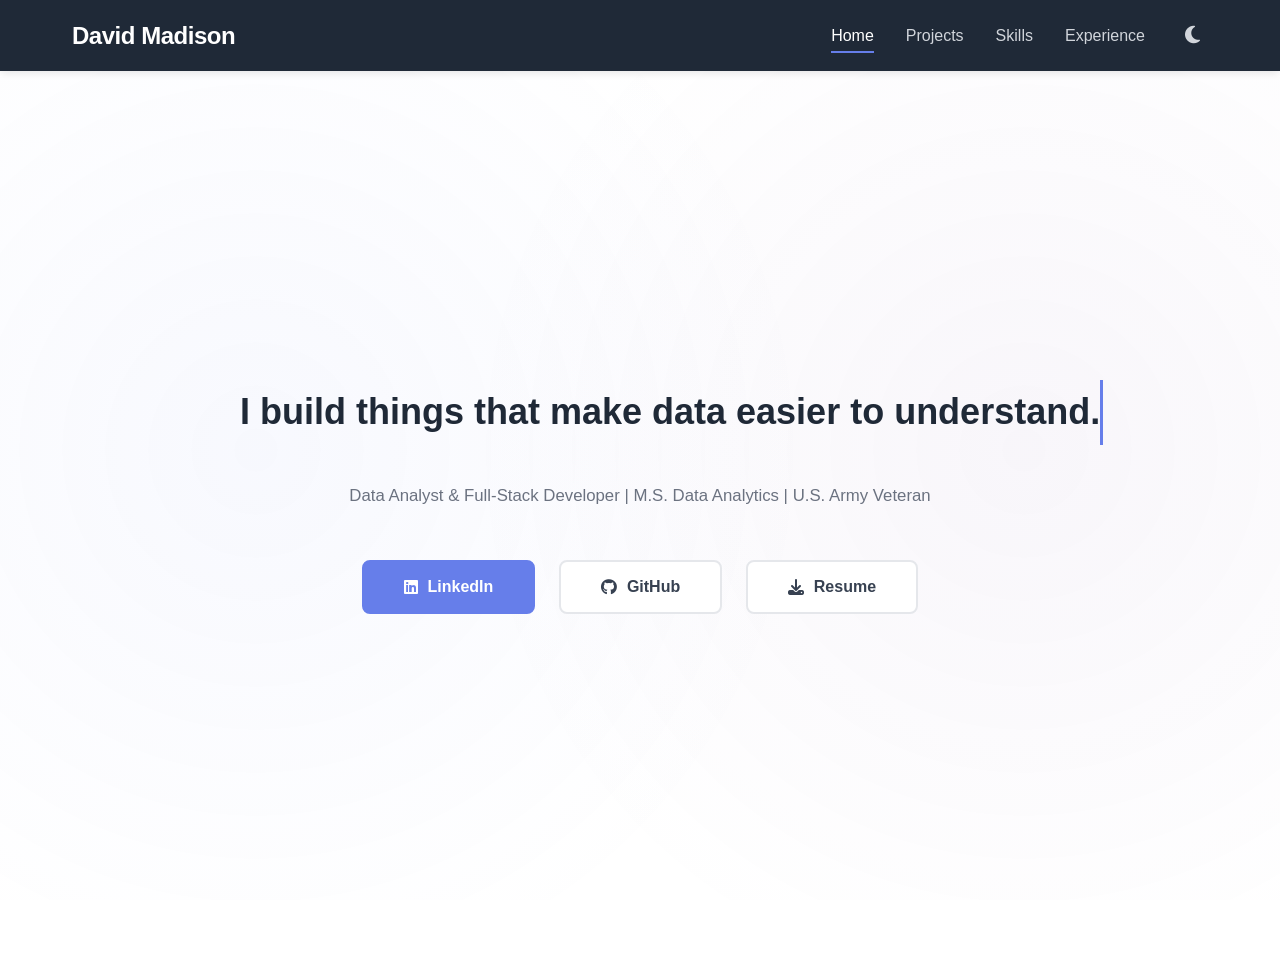
<file: index.html>
<!DOCTYPE html>
<html lang="en">
<head>
    <meta charset="UTF-8">
    <meta name="viewport" content="width=device-width, initial-scale=1.0">
    <title>David Madison - Portfolio</title>
    <link rel="stylesheet" href="styles.css">
    <link rel="stylesheet" href="https://cdnjs.cloudflare.com/ajax/libs/font-awesome/6.4.0/css/all.min.css">
    <script src="https://cdnjs.cloudflare.com/ajax/libs/gsap/3.12.2/gsap.min.js"></script>
    <style>
        * {
            margin: 0;
            padding: 0;
            box-sizing: border-box;
        }
        
        body {
            font-family: -apple-system, BlinkMacSystemFont, 'Segoe UI', Roboto, 'Helvetica Neue', Arial, sans-serif;
            background: white;
            overflow-x: hidden;
        }
        
        /* Dark mode support */
        body.dark-mode {
            background: #1a202c;
        }
        
        body.dark-mode .simple-bg {
            background: 
                radial-gradient(circle at 20% 50%, rgba(102, 126, 234, 0.1) 0%, transparent 50%),
                radial-gradient(circle at 80% 50%, rgba(118, 75, 162, 0.1) 0%, transparent 50%);
        }
        
        body.dark-mode .tagline {
            color: #f9fafb;
        }
        
        body.dark-mode .subtitle {
            color: #d1d5db;
        }
        
        /* Simple subtle background */
        .simple-bg {
            position: fixed;
            top: 0;
            left: 0;
            width: 100%;
            height: 100%;
            background: 
                radial-gradient(circle at 20% 50%, rgba(102, 126, 234, 0.05) 0%, transparent 50%),
                radial-gradient(circle at 80% 50%, rgba(118, 75, 162, 0.05) 0%, transparent 50%);
            z-index: -1;
        }
        
        /* Hero */
        .hero {
            min-height: 100vh;
            display: flex;
            align-items: center;
            justify-content: center;
            padding: 2rem;
            position: relative;
        }
        
        body.dark-mode .hero {
            background: #1a202c;
        }
        
        .hero-content {
            text-align: center;
            max-width: 800px;
            margin-top: -3rem;
        }
        
        .name {
            font-size: 2.5rem;
            font-weight: 700;
            color: #000000;
            margin-bottom: 1rem;
            letter-spacing: -0.02em;
        }
        
        .title {
            font-size: 4.5rem;
            font-weight: 800;
            color: #000000;
            margin-bottom: 1.5rem;
            letter-spacing: -0.03em;
            line-height: 1.1;
        }
        
        .tagline {
            font-size: 2.25rem;
            color: #1f2937;
            font-weight: 700;
            line-height: 1.8;
            margin-bottom: 2rem;
            overflow: hidden;
            border-right: 3px solid #667eea;
            white-space: nowrap;
            display: inline-block;
            margin: 0 auto 2rem auto;
            animation: typing 3.5s steps(50, end), blink-caret 0.75s step-end infinite;
        }
        
        @keyframes typing {
            from {
                width: 0;
            }
            to {
                width: 100%;
            }
        }
        
        @keyframes blink-caret {
            from, to {
                border-color: transparent;
            }
            50% {
                border-color: #667eea;
            }
        }
        
        @keyframes fadeInUp {
            from {
                opacity: 0;
                transform: translateY(20px);
            }
            to {
                opacity: 1;
                transform: translateY(0);
            }
        }
        
        .subtitle {
            font-size: 1.05rem;
            color: #6b7280;
            line-height: 1.8;
            margin-bottom: 3rem;
        }
        
        .cta-buttons {
            display: flex;
            gap: 1.5rem;
            justify-content: center;
            flex-wrap: wrap;
        }
        
        .btn {
            padding: 1rem 2.5rem;
            border-radius: 8px;
            font-weight: 600;
            text-decoration: none;
            transition: all 0.2s ease;
            display: inline-flex;
            align-items: center;
            gap: 0.6rem;
            font-size: 1rem;
        }
        
        .btn-primary {
            background: #667eea;
            color: white;
            border: 2px solid #667eea;
        }
        
        .btn-primary:hover {
            background: #5568d3;
            border-color: #5568d3;
            transform: translateY(-2px);
        }
        
        .btn-secondary {
            background: white;
            color: #374151;
            border: 2px solid #e5e7eb;
        }
        
        body.dark-mode .btn-secondary {
            background: #2d3748;
            color: #d1d5db;
            border-color: #4a5568;
        }
        
        .btn-secondary:hover {
            border-color: #667eea;
            color: #667eea;
            transform: translateY(-2px);
        }
        
        body.dark-mode .btn-secondary:hover {
            background: #667eea;
            color: white;
        }
        
        @media (max-width: 768px) {
            .hero-content {
                margin-top: -2rem;
            }
            
            .tagline {
                font-size: 1.65rem;
                white-space: normal;
                border-right: none;
                animation: none;
                display: block;
            }
            
            .name {
                font-size: 1.75rem;
            }
            
            .title {
                font-size: 2.5rem;
            }
            
            .subtitle {
                font-size: 0.95rem;
            }
            
            .cta-buttons {
                flex-direction: column;
            }
            
            .btn {
                width: 100%;
                justify-content: center;
            }
        }
    </style>
</head>
<body>
    <div class="page-transition"></div>
    
    <!-- Simple Background -->
    <div class="simple-bg"></div>
    
    <nav class="navbar">
        <div class="nav-content">
            <a href="index.html" class="logo">David Madison</a>
            <div class="nav-links">
                <a href="index.html" class="active">Home</a>
                <a href="projects.html">Projects</a>
                <a href="skills.html">Skills</a>
                <a href="experience.html">Experience</a>
                <button id="theme-toggle" class="theme-toggle">
                    <i class="fas fa-moon"></i>
                </button>
            </div>
        </div>
    </nav>
    
    <main class="hero">
        <div class="hero-content">
            <p class="tagline">I build things that make data easier to understand.</p>
            <p class="subtitle">Data Analyst & Full-Stack Developer | M.S. Data Analytics | U.S. Army Veteran</p>
            <div class="cta-buttons">
                <a href="https://www.linkedin.com/in/davidmadison95" target="_blank" class="btn btn-primary">
                    <i class="fab fa-linkedin"></i> LinkedIn
                </a>
                <a href="https://github.com/davidmadison95" target="_blank" class="btn btn-secondary">
                    <i class="fab fa-github"></i> GitHub
                </a>
                <a href="Resume - David Madison.pdf" download class="btn btn-secondary">
                    <i class="fas fa-download"></i> Resume
                </a>
            </div>
        </div>
    </main>
    
    <script src="script.js"></script>
</body>
</html>
</file>
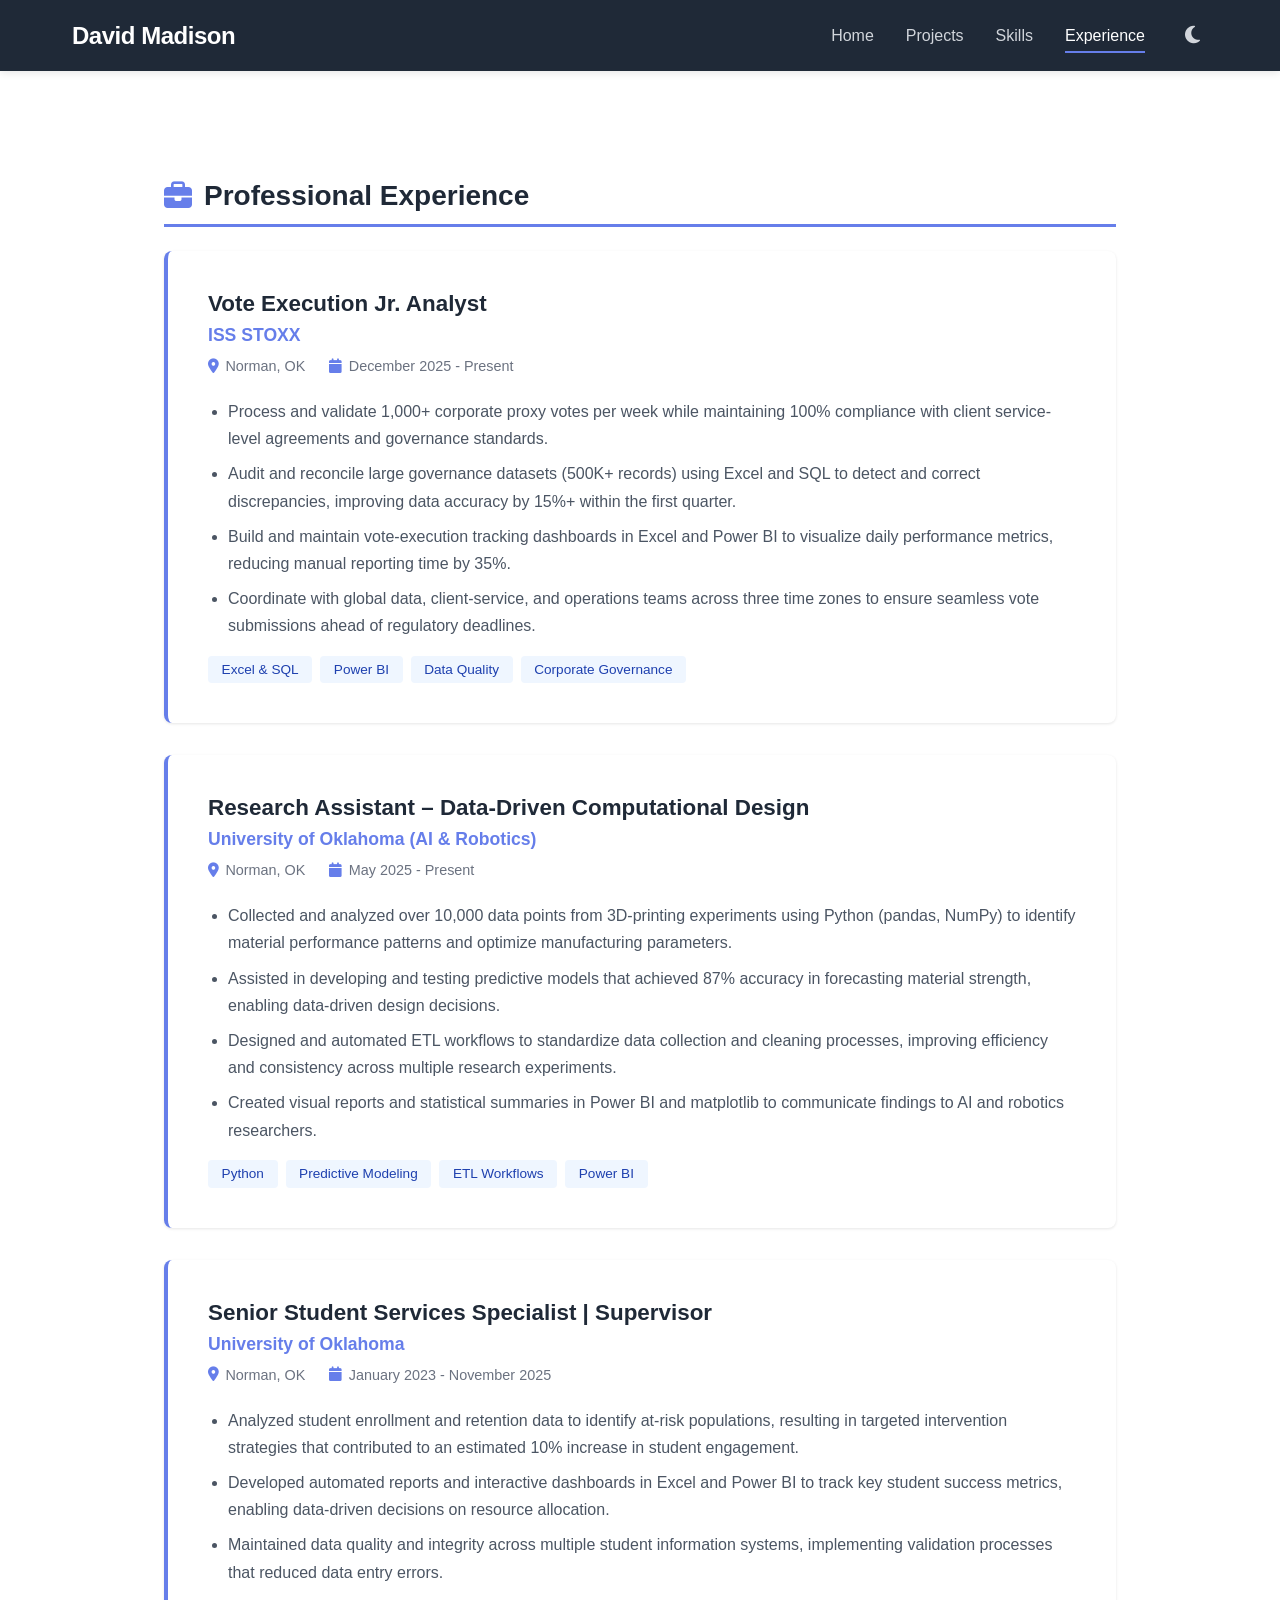
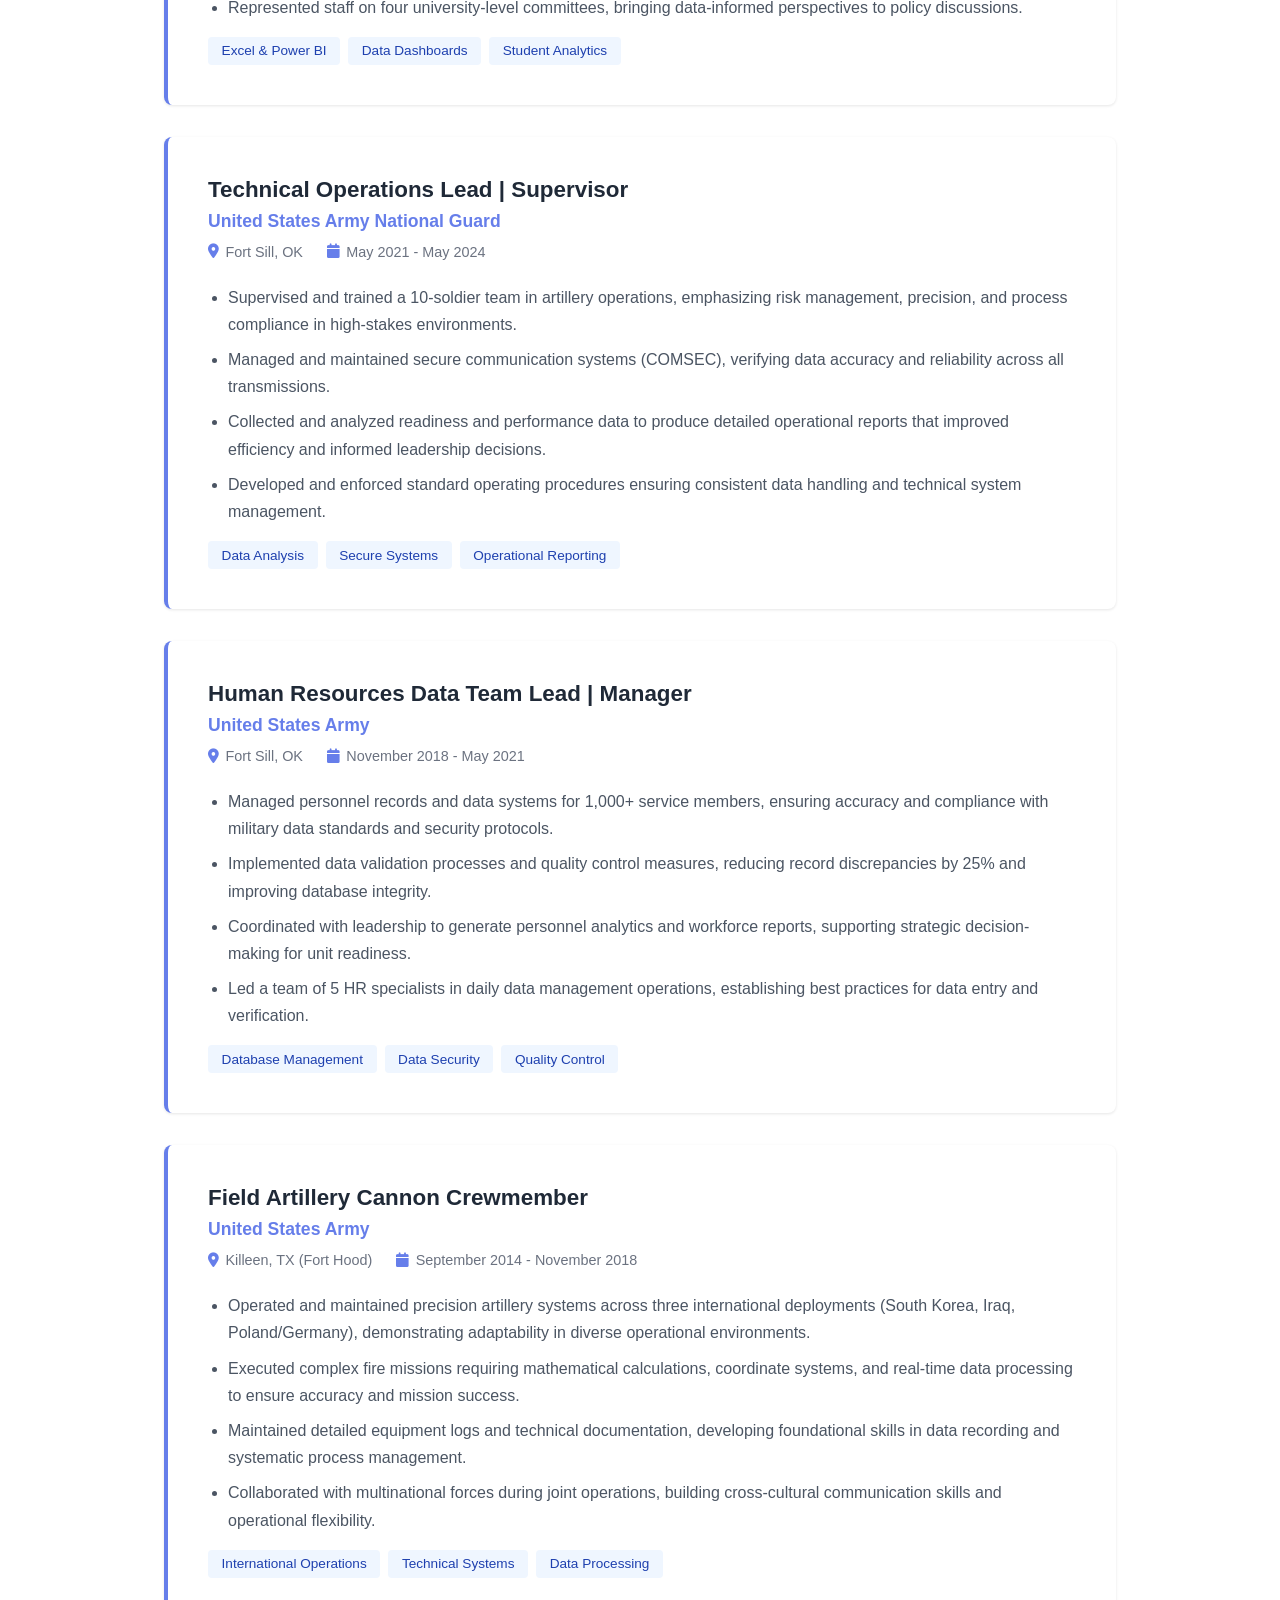
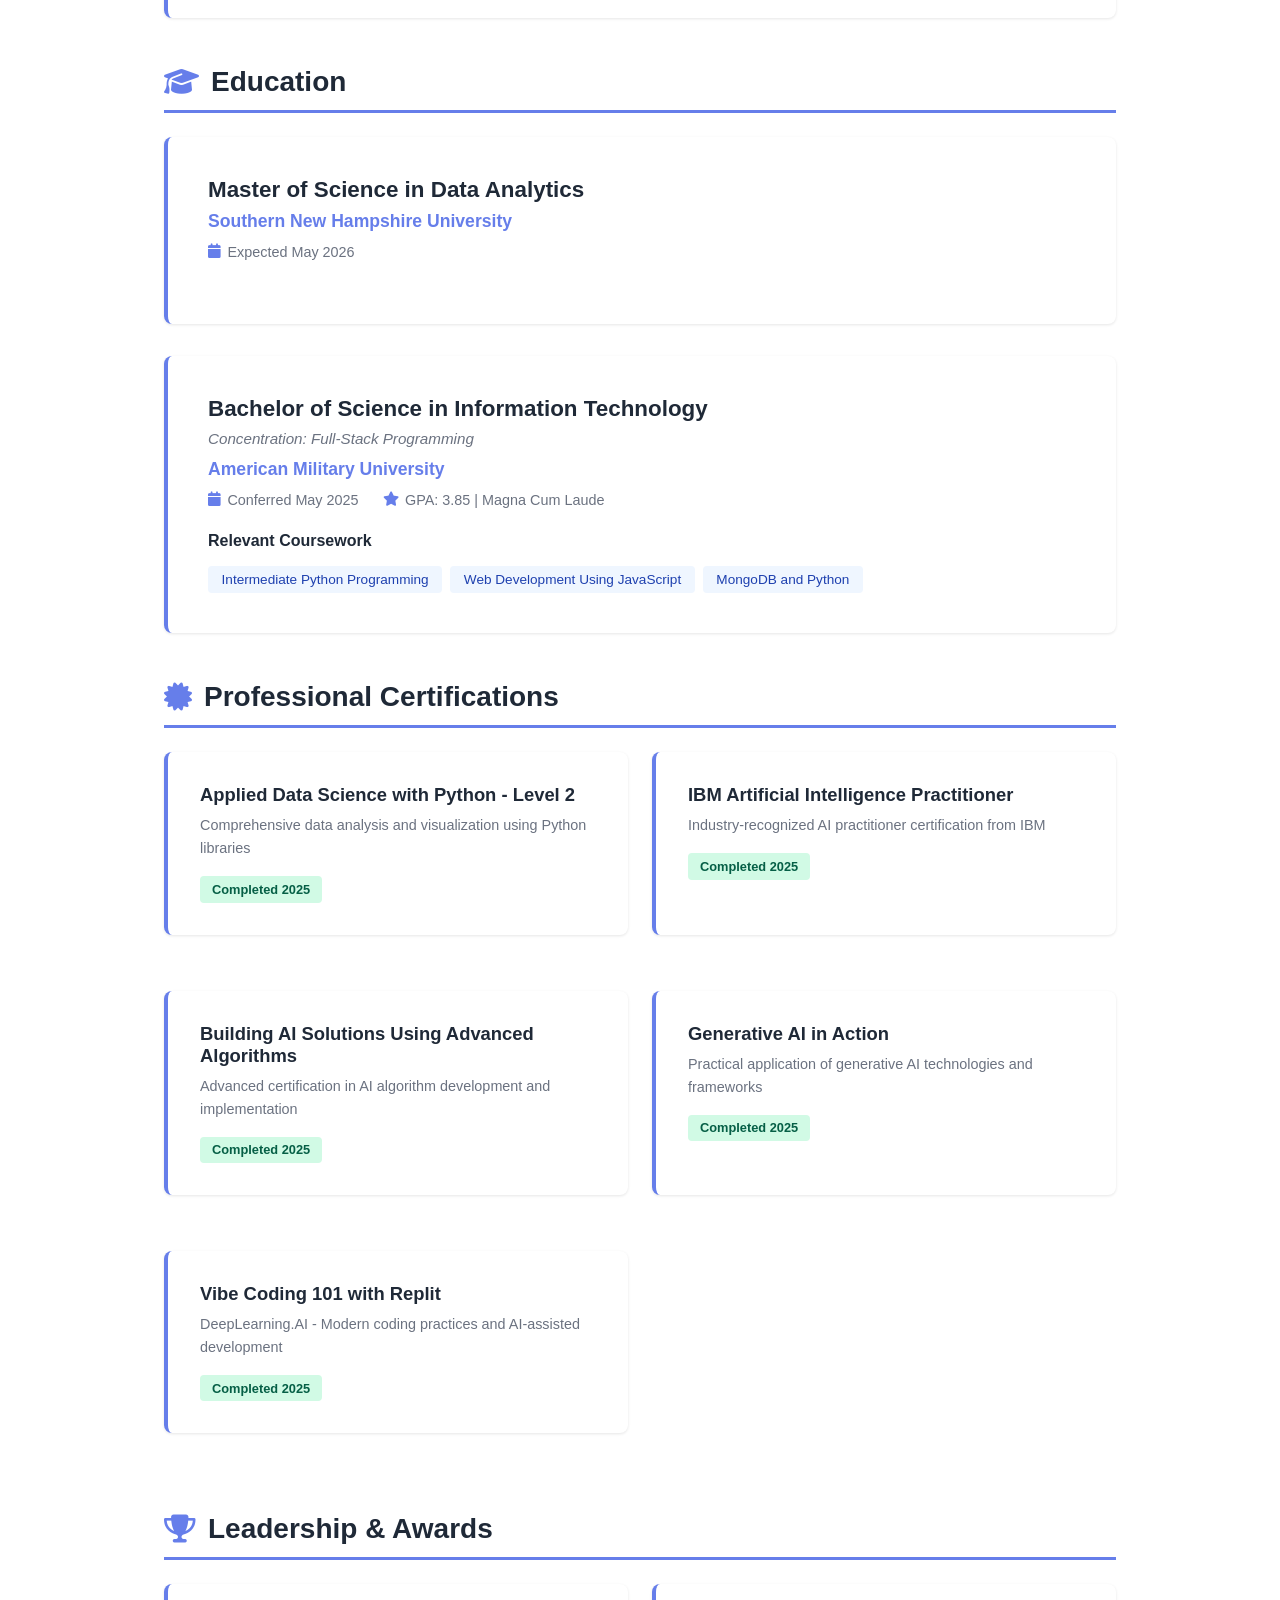
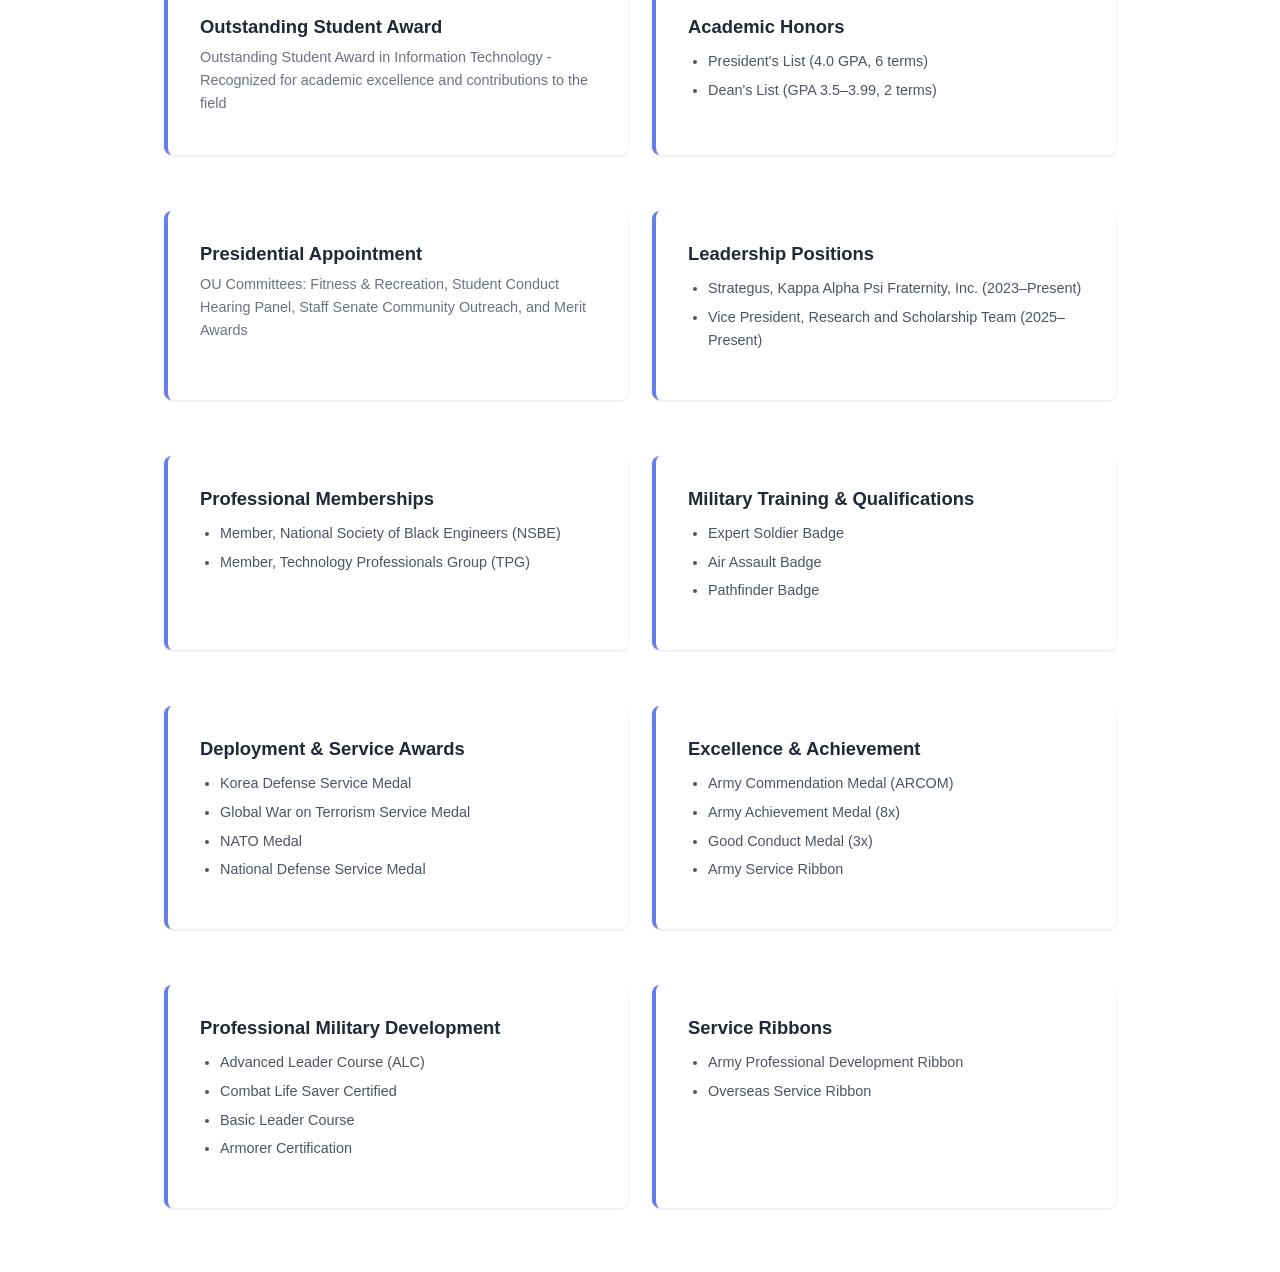
<file: experience.html>
<!DOCTYPE html>
<html lang="en">
<head>
    <meta charset="UTF-8">
    <meta name="viewport" content="width=device-width, initial-scale=1.0">
    <title>Experience - David Madison</title>
    <link rel="stylesheet" href="styles.css">
    <link rel="stylesheet" href="https://cdnjs.cloudflare.com/ajax/libs/font-awesome/6.4.0/css/all.min.css">
    <script src="https://cdnjs.cloudflare.com/ajax/libs/gsap/3.12.2/gsap.min.js"></script>
    <style>
        /* Simple, clean experience styling */
        .experience-container {
            max-width: 1000px;
            margin: 0 auto;
            padding: 2rem 1.5rem;
        }
        
        .section-title {
            font-size: 1.75rem;
            color: #1f2937;
            margin-bottom: 1.5rem;
            margin-top: 3rem;
            padding-bottom: 0.75rem;
            border-bottom: 3px solid #667eea;
            display: flex;
            align-items: center;
            gap: 0.75rem;
        }
        
        /* Dark mode support */
        body.dark-mode .section-title {
            color: #f9fafb;
        }
        
        body.dark-mode .experience-item,
        body.dark-mode .education-item,
        body.dark-mode .cert-item,
        body.dark-mode .award-item {
            background: #2d3748;
        }
        
        body.dark-mode .experience-item h3,
        body.dark-mode .education-item h3,
        body.dark-mode .cert-item h4,
        body.dark-mode .award-item h4 {
            color: #f9fafb;
        }
        
        body.dark-mode .experience-item p,
        body.dark-mode .education-item p,
        body.dark-mode .experience-item li,
        body.dark-mode .education-item li {
            color: #d1d5db;
        }
        
        body.dark-mode .meta {
            color: #9ca3af;
        }
        
        .section-title:first-of-type {
            margin-top: 0;
        }
        
        .section-title i {
            color: #667eea;
        }
        
        .experience-item,
        .education-item,
        .cert-item,
        .award-item {
            background: white;
            padding: 2.5rem;
            margin-bottom: 2rem;
            border-radius: 8px;
            border-left: 4px solid #667eea;
            box-shadow: 0 1px 3px rgba(0, 0, 0, 0.1);
        }
        
        .experience-item h3,
        .education-item h3 {
            margin: 0 0 0.5rem 0;
            font-size: 1.4rem;
            color: #1f2937;
        }
        
        .company,
        .school {
            color: #667eea;
            font-weight: 600;
            font-size: 1.1rem;
            display: block;
            margin-bottom: 0.75rem;
        }
        
        .meta {
            display: flex;
            gap: 1.5rem;
            color: #6b7280;
            font-size: 0.9rem;
            margin-bottom: 1.5rem;
            flex-wrap: wrap;
        }
        
        .meta span {
            display: flex;
            align-items: center;
            gap: 0.4rem;
        }
        
        .meta i {
            color: #667eea;
        }
        
        .experience-item ul,
        .education-item ul,
        .cert-item ul,
        .award-item ul {
            margin: 0 0 1rem 0;
            padding-left: 1.25rem;
        }
        
        .experience-item li {
            color: #4b5563;
            line-height: 1.7;
            margin-bottom: 0.5rem;
        }
        
        .tags {
            display: flex;
            flex-wrap: wrap;
            gap: 0.5rem;
            margin-top: 1rem;
        }
        
        .tag {
            padding: 0.4rem 0.85rem;
            background: #eff6ff;
            color: #1e40af;
            border-radius: 4px;
            font-size: 0.85rem;
            font-weight: 500;
        }
        
        .education-item .concentration {
            color: #6b7280;
            font-style: italic;
            font-size: 0.95rem;
            display: block;
            margin-bottom: 0.75rem;
        }
        
        .coursework-title {
            font-size: 1rem;
            font-weight: 600;
            color: #1f2937;
            margin: 1.5rem 0 0.75rem 0;
        }
        
        .certs-grid,
        .awards-grid {
            display: grid;
            grid-template-columns: repeat(2, 1fr);
            gap: 1.5rem;
        }
        
        .cert-item,
        .award-item {
            padding: 2rem;
        }
        
        .cert-item h4,
        .award-item h4 {
            margin: 0 0 0.5rem 0;
            font-size: 1.15rem;
            color: #1f2937;
        }
        
        .cert-item p,
        .award-item p {
            color: #6b7280;
            font-size: 0.9rem;
            line-height: 1.6;
            margin-bottom: 0.5rem;
        }
        
        .cert-badge {
            display: inline-block;
            padding: 0.35rem 0.75rem;
            background: #d1fae5;
            color: #065f46;
            border-radius: 4px;
            font-size: 0.8rem;
            font-weight: 600;
            margin-top: 0.5rem;
        }
        
        .award-item ul {
            margin-top: 0.75rem;
        }
        
        .award-item li {
            color: #4b5563;
            font-size: 0.9rem;
            line-height: 1.6;
            margin-bottom: 0.35rem;
        }
        
        @media (max-width: 768px) {
            .experience-item,
            .education-item,
            .cert-item,
            .award-item {
                padding: 1.5rem;
            }
            
            .experience-container {
                padding: 1rem;
            }
            
            .certs-grid,
            .awards-grid {
                grid-template-columns: 1fr;
            }
        }
    </style>
</head>
<body>
    <div class="page-transition"></div>
    <div class="background-pattern"></div>

    <nav class="navbar">
        <div class="nav-content">
            <a href="index.html" class="logo">David Madison</a>
            <div class="nav-links">
                <a href="index.html">Home</a>
                <a href="projects.html">Projects</a>
                <a href="skills.html">Skills</a>
                <a href="experience.html" class="active">Experience</a>
                <button id="theme-toggle" class="theme-toggle">
                    <i class="fas fa-moon"></i>
                </button>
            </div>
        </div>
    </nav>

    <main class="container">
        <h1 class="title">Professional Journey</h1>

        <div class="experience-container">
            <!-- Professional Experience -->
            <h2 class="section-title">
                <i class="fas fa-briefcase"></i> Professional Experience
            </h2>

            <!-- ISS STOXX -->
            <div class="experience-item">
                <h3>Vote Execution Jr. Analyst</h3>
                <span class="company">ISS STOXX</span>
                <div class="meta">
                    <span><i class="fas fa-map-marker-alt"></i> Norman, OK</span>
                    <span><i class="fas fa-calendar"></i> December 2025 - Present</span>
                </div>
                <ul>
                    <li>Process and validate 1,000+ corporate proxy votes per week while maintaining 100% compliance with client service-level agreements and governance standards.</li>
                    <li>Audit and reconcile large governance datasets (500K+ records) using Excel and SQL to detect and correct discrepancies, improving data accuracy by 15%+ within the first quarter.</li>
                    <li>Build and maintain vote-execution tracking dashboards in Excel and Power BI to visualize daily performance metrics, reducing manual reporting time by 35%.</li>
                    <li>Coordinate with global data, client-service, and operations teams across three time zones to ensure seamless vote submissions ahead of regulatory deadlines.</li>
                </ul>
                <div class="tags">
                    <span class="tag">Excel & SQL</span>
                    <span class="tag">Power BI</span>
                    <span class="tag">Data Quality</span>
                    <span class="tag">Corporate Governance</span>
                </div>
            </div>

            <!-- Research Assistant -->
            <div class="experience-item">
                <h3>Research Assistant – Data-Driven Computational Design</h3>
                <span class="company">University of Oklahoma (AI & Robotics)</span>
                <div class="meta">
                    <span><i class="fas fa-map-marker-alt"></i> Norman, OK</span>
                    <span><i class="fas fa-calendar"></i> May 2025 - Present</span>
                </div>
                <ul>
                    <li>Collected and analyzed over 10,000 data points from 3D-printing experiments using Python (pandas, NumPy) to identify material performance patterns and optimize manufacturing parameters.</li>
                    <li>Assisted in developing and testing predictive models that achieved 87% accuracy in forecasting material strength, enabling data-driven design decisions.</li>
                    <li>Designed and automated ETL workflows to standardize data collection and cleaning processes, improving efficiency and consistency across multiple research experiments.</li>
                    <li>Created visual reports and statistical summaries in Power BI and matplotlib to communicate findings to AI and robotics researchers.</li>
                </ul>
                <div class="tags">
                    <span class="tag">Python</span>
                    <span class="tag">Predictive Modeling</span>
                    <span class="tag">ETL Workflows</span>
                    <span class="tag">Power BI</span>
                </div>
            </div>

            <!-- Student Services -->
            <div class="experience-item">
                <h3>Senior Student Services Specialist | Supervisor</h3>
                <span class="company">University of Oklahoma</span>
                <div class="meta">
                    <span><i class="fas fa-map-marker-alt"></i> Norman, OK</span>
                    <span><i class="fas fa-calendar"></i> January 2023 - November 2025</span>
                </div>
                <ul>
                    <li>Analyzed student enrollment and retention data to identify at-risk populations, resulting in targeted intervention strategies that contributed to an estimated 10% increase in student engagement.</li>
                    <li>Developed automated reports and interactive dashboards in Excel and Power BI to track key student success metrics, enabling data-driven decisions on resource allocation.</li>
                    <li>Maintained data quality and integrity across multiple student information systems, implementing validation processes that reduced data entry errors.</li>
                    <li>Represented staff on four university-level committees, bringing data-informed perspectives to policy discussions.</li>
                </ul>
                <div class="tags">
                    <span class="tag">Excel & Power BI</span>
                    <span class="tag">Data Dashboards</span>
                    <span class="tag">Student Analytics</span>
                </div>
            </div>

            <!-- Technical Operations Lead -->
            <div class="experience-item">
                <h3>Technical Operations Lead | Supervisor</h3>
                <span class="company">United States Army National Guard</span>
                <div class="meta">
                    <span><i class="fas fa-map-marker-alt"></i> Fort Sill, OK</span>
                    <span><i class="fas fa-calendar"></i> May 2021 - May 2024</span>
                </div>
                <ul>
                    <li>Supervised and trained a 10-soldier team in artillery operations, emphasizing risk management, precision, and process compliance in high-stakes environments.</li>
                    <li>Managed and maintained secure communication systems (COMSEC), verifying data accuracy and reliability across all transmissions.</li>
                    <li>Collected and analyzed readiness and performance data to produce detailed operational reports that improved efficiency and informed leadership decisions.</li>
                    <li>Developed and enforced standard operating procedures ensuring consistent data handling and technical system management.</li>
                </ul>
                <div class="tags">
                    <span class="tag">Data Analysis</span>
                    <span class="tag">Secure Systems</span>
                    <span class="tag">Operational Reporting</span>
                </div>
            </div>

            <!-- HR Data Team Lead -->
            <div class="experience-item">
                <h3>Human Resources Data Team Lead | Manager</h3>
                <span class="company">United States Army</span>
                <div class="meta">
                    <span><i class="fas fa-map-marker-alt"></i> Fort Sill, OK</span>
                    <span><i class="fas fa-calendar"></i> November 2018 - May 2021</span>
                </div>
                <ul>
                    <li>Managed personnel records and data systems for 1,000+ service members, ensuring accuracy and compliance with military data standards and security protocols.</li>
                    <li>Implemented data validation processes and quality control measures, reducing record discrepancies by 25% and improving database integrity.</li>
                    <li>Coordinated with leadership to generate personnel analytics and workforce reports, supporting strategic decision-making for unit readiness.</li>
                    <li>Led a team of 5 HR specialists in daily data management operations, establishing best practices for data entry and verification.</li>
                </ul>
                <div class="tags">
                    <span class="tag">Database Management</span>
                    <span class="tag">Data Security</span>
                    <span class="tag">Quality Control</span>
                </div>
            </div>

            <!-- Field Artillery -->
            <div class="experience-item">
                <h3>Field Artillery Cannon Crewmember</h3>
                <span class="company">United States Army</span>
                <div class="meta">
                    <span><i class="fas fa-map-marker-alt"></i> Killeen, TX (Fort Hood)</span>
                    <span><i class="fas fa-calendar"></i> September 2014 - November 2018</span>
                </div>
                <ul>
                    <li>Operated and maintained precision artillery systems across three international deployments (South Korea, Iraq, Poland/Germany), demonstrating adaptability in diverse operational environments.</li>
                    <li>Executed complex fire missions requiring mathematical calculations, coordinate systems, and real-time data processing to ensure accuracy and mission success.</li>
                    <li>Maintained detailed equipment logs and technical documentation, developing foundational skills in data recording and systematic process management.</li>
                    <li>Collaborated with multinational forces during joint operations, building cross-cultural communication skills and operational flexibility.</li>
                </ul>
                <div class="tags">
                    <span class="tag">International Operations</span>
                    <span class="tag">Technical Systems</span>
                    <span class="tag">Data Processing</span>
                </div>
            </div>

            <!-- Education -->
            <h2 class="section-title">
                <i class="fas fa-graduation-cap"></i> Education
            </h2>

            <!-- Master's Degree -->
            <div class="education-item">
                <h3>Master of Science in Data Analytics</h3>
                <span class="school">Southern New Hampshire University</span>
                <div class="meta">
                    <span><i class="fas fa-calendar"></i> Expected May 2026</span>
                </div>
            </div>

            <!-- Bachelor's Degree -->
            <div class="education-item">
                <h3>Bachelor of Science in Information Technology</h3>
                <span class="concentration">Concentration: Full-Stack Programming</span>
                <span class="school">American Military University</span>
                <div class="meta">
                    <span><i class="fas fa-calendar"></i> Conferred May 2025</span>
                    <span><i class="fas fa-star"></i> GPA: 3.85 | Magna Cum Laude</span>
                </div>
                <h4 class="coursework-title">Relevant Coursework</h4>
                <div class="tags">
                    <span class="tag">Intermediate Python Programming</span>
                    <span class="tag">Web Development Using JavaScript</span>
                    <span class="tag">MongoDB and Python</span>
                </div>
            </div>

            <!-- Certifications -->
            <h2 class="section-title">
                <i class="fas fa-certificate"></i> Professional Certifications
            </h2>

            <div class="certs-grid">
                <div class="cert-item">
                    <h4>Applied Data Science with Python - Level 2</h4>
                    <p>Comprehensive data analysis and visualization using Python libraries</p>
                    <span class="cert-badge">Completed 2025</span>
                </div>

                <div class="cert-item">
                    <h4>IBM Artificial Intelligence Practitioner</h4>
                    <p>Industry-recognized AI practitioner certification from IBM</p>
                    <span class="cert-badge">Completed 2025</span>
                </div>

                <div class="cert-item">
                    <h4>Building AI Solutions Using Advanced Algorithms</h4>
                    <p>Advanced certification in AI algorithm development and implementation</p>
                    <span class="cert-badge">Completed 2025</span>
                </div>

                <div class="cert-item">
                    <h4>Generative AI in Action</h4>
                    <p>Practical application of generative AI technologies and frameworks</p>
                    <span class="cert-badge">Completed 2025</span>
                </div>

                <div class="cert-item">
                    <h4>Vibe Coding 101 with Replit</h4>
                    <p>DeepLearning.AI - Modern coding practices and AI-assisted development</p>
                    <span class="cert-badge">Completed 2025</span>
                </div>
            </div>

            <!-- Leadership & Awards -->
            <h2 class="section-title">
                <i class="fas fa-trophy"></i> Leadership & Awards
            </h2>

            <div class="awards-grid">
                <div class="award-item">
                    <h4>Outstanding Student Award</h4>
                    <p>Outstanding Student Award in Information Technology - Recognized for academic excellence and contributions to the field</p>
                </div>

                <div class="award-item">
                    <h4>Academic Honors</h4>
                    <ul>
                        <li>President's List (4.0 GPA, 6 terms)</li>
                        <li>Dean's List (GPA 3.5–3.99, 2 terms)</li>
                    </ul>
                </div>

                <div class="award-item">
                    <h4>Presidential Appointment</h4>
                    <p>OU Committees: Fitness & Recreation, Student Conduct Hearing Panel, Staff Senate Community Outreach, and Merit Awards</p>
                </div>

                <div class="award-item">
                    <h4>Leadership Positions</h4>
                    <ul>
                        <li>Strategus, Kappa Alpha Psi Fraternity, Inc. (2023–Present)</li>
                        <li>Vice President, Research and Scholarship Team (2025–Present)</li>
                    </ul>
                </div>

                <div class="award-item">
                    <h4>Professional Memberships</h4>
                    <ul>
                        <li>Member, National Society of Black Engineers (NSBE)</li>
                        <li>Member, Technology Professionals Group (TPG)</li>
                    </ul>
                </div>

                <div class="award-item">
                    <h4>Military Training & Qualifications</h4>
                    <ul>
                        <li>Expert Soldier Badge</li>
                        <li>Air Assault Badge</li>
                        <li>Pathfinder Badge</li>
                    </ul>
                </div>

                <div class="award-item">
                    <h4>Deployment & Service Awards</h4>
                    <ul>
                        <li>Korea Defense Service Medal</li>
                        <li>Global War on Terrorism Service Medal</li>
                        <li>NATO Medal</li>
                        <li>National Defense Service Medal</li>
                    </ul>
                </div>

                <div class="award-item">
                    <h4>Excellence & Achievement</h4>
                    <ul>
                        <li>Army Commendation Medal (ARCOM)</li>
                        <li>Army Achievement Medal (8x)</li>
                        <li>Good Conduct Medal (3x)</li>
                        <li>Army Service Ribbon</li>
                    </ul>
                </div>

                <div class="award-item">
                    <h4>Professional Military Development</h4>
                    <ul>
                        <li>Advanced Leader Course (ALC)</li>
                        <li>Combat Life Saver Certified</li>
                        <li>Basic Leader Course</li>
                        <li>Armorer Certification</li>
                    </ul>
                </div>

                <div class="award-item">
                    <h4>Service Ribbons</h4>
                    <ul>
                        <li>Army Professional Development Ribbon</li>
                        <li>Overseas Service Ribbon</li>
                    </ul>
                </div>
            </div>
        </div>
    </main>

    <script src="script.js"></script>
</body>
</html>
</file>
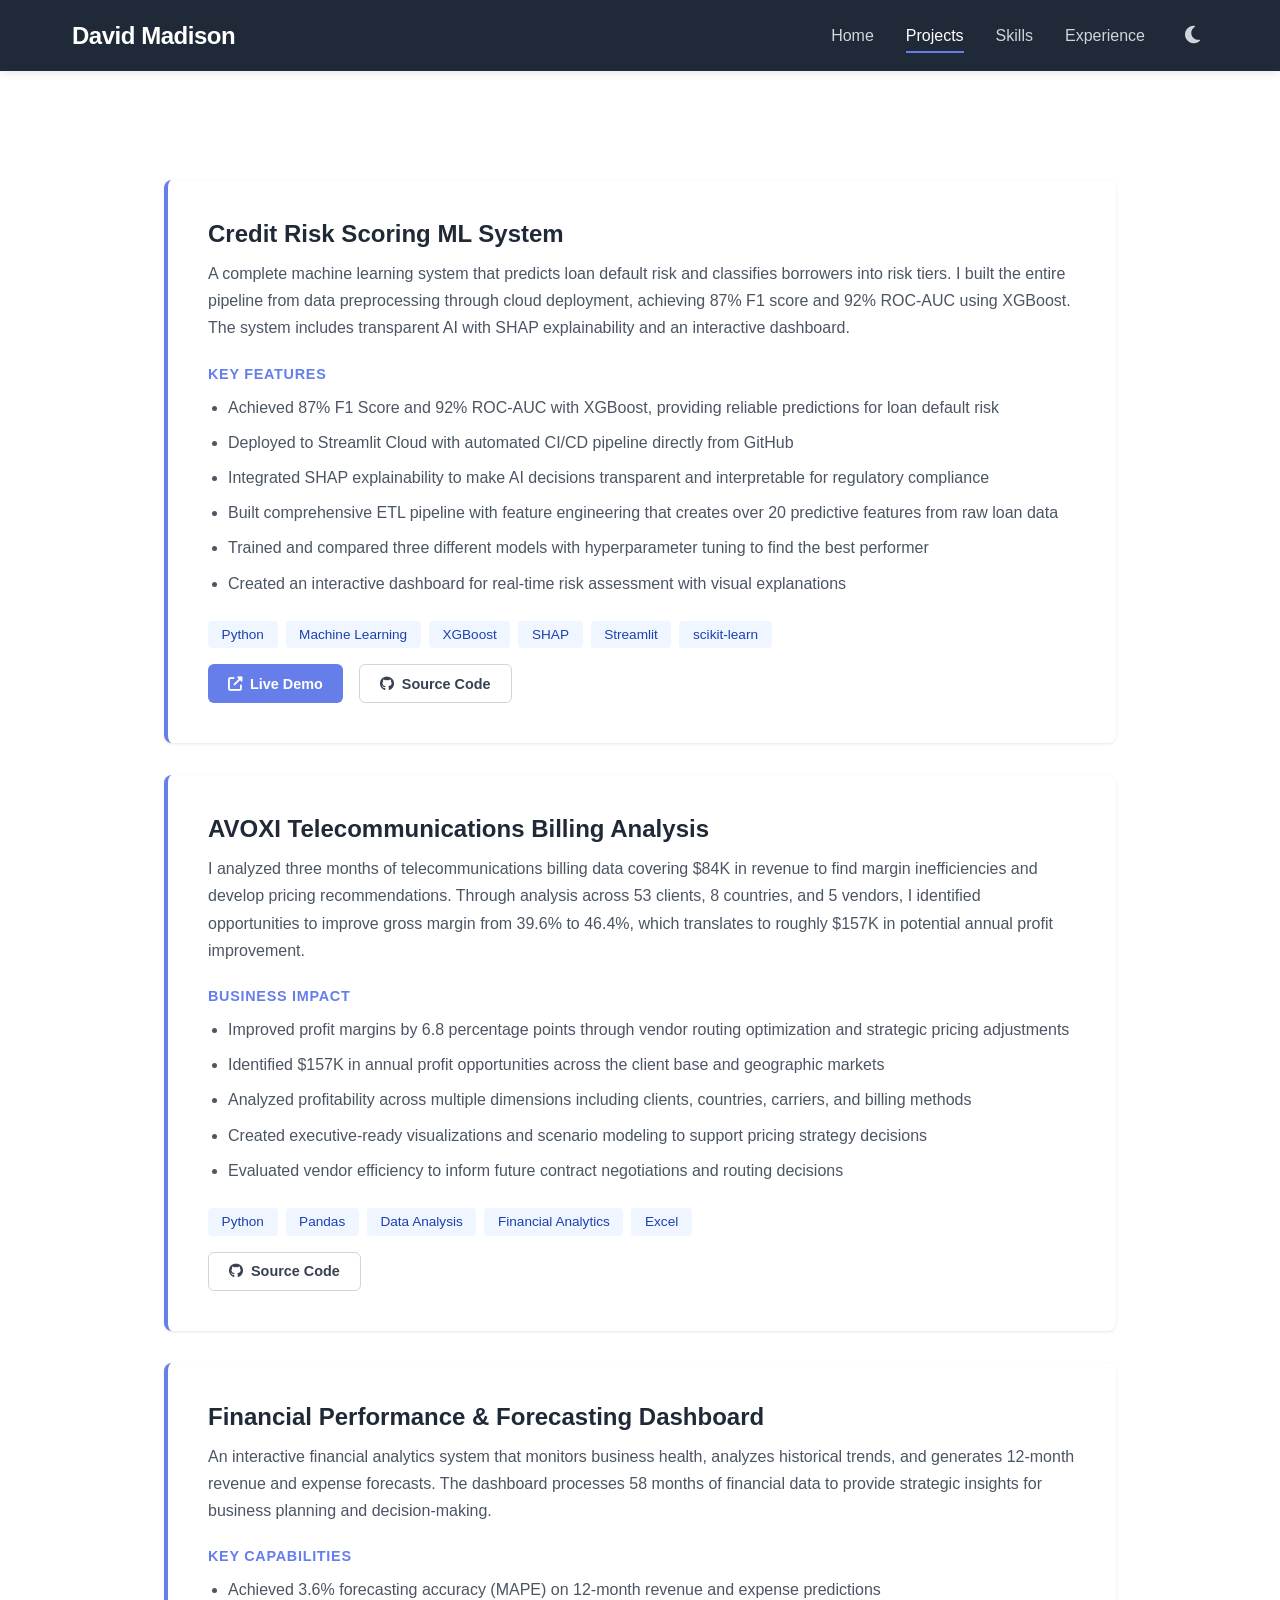
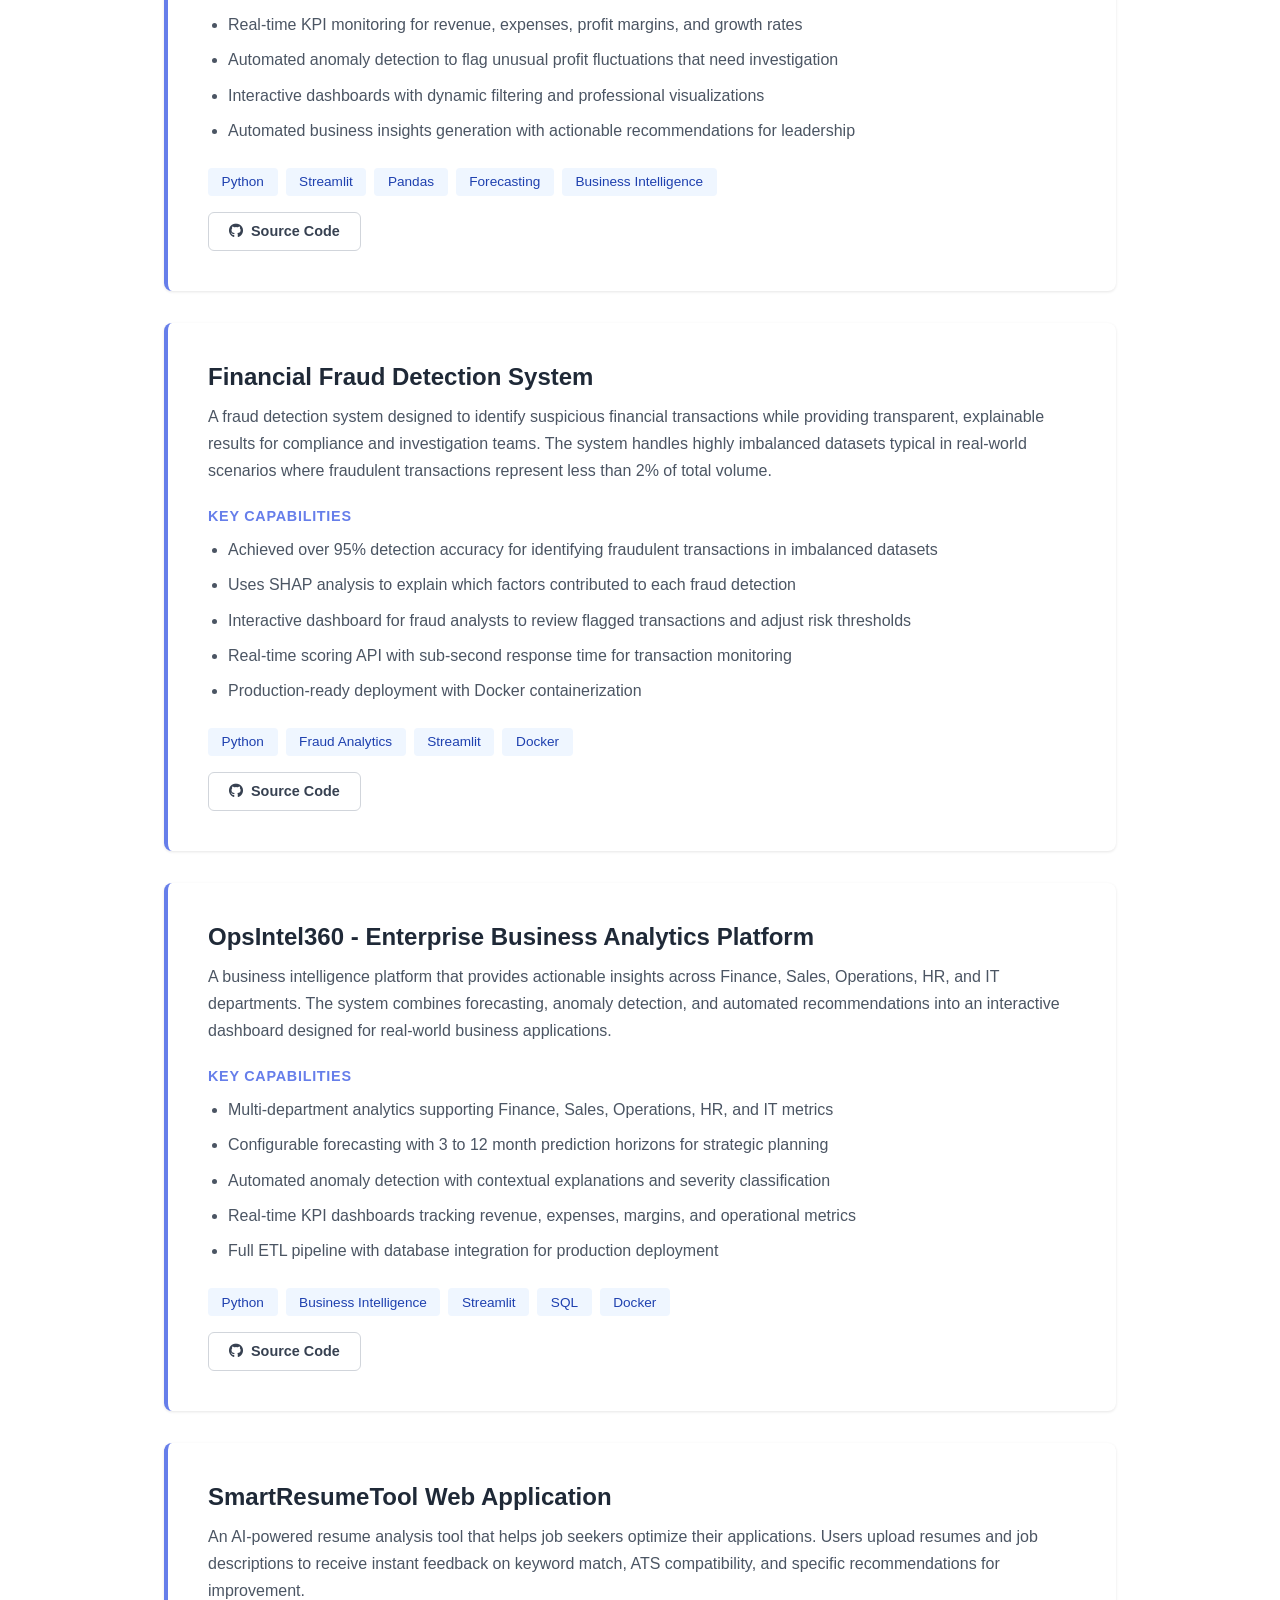
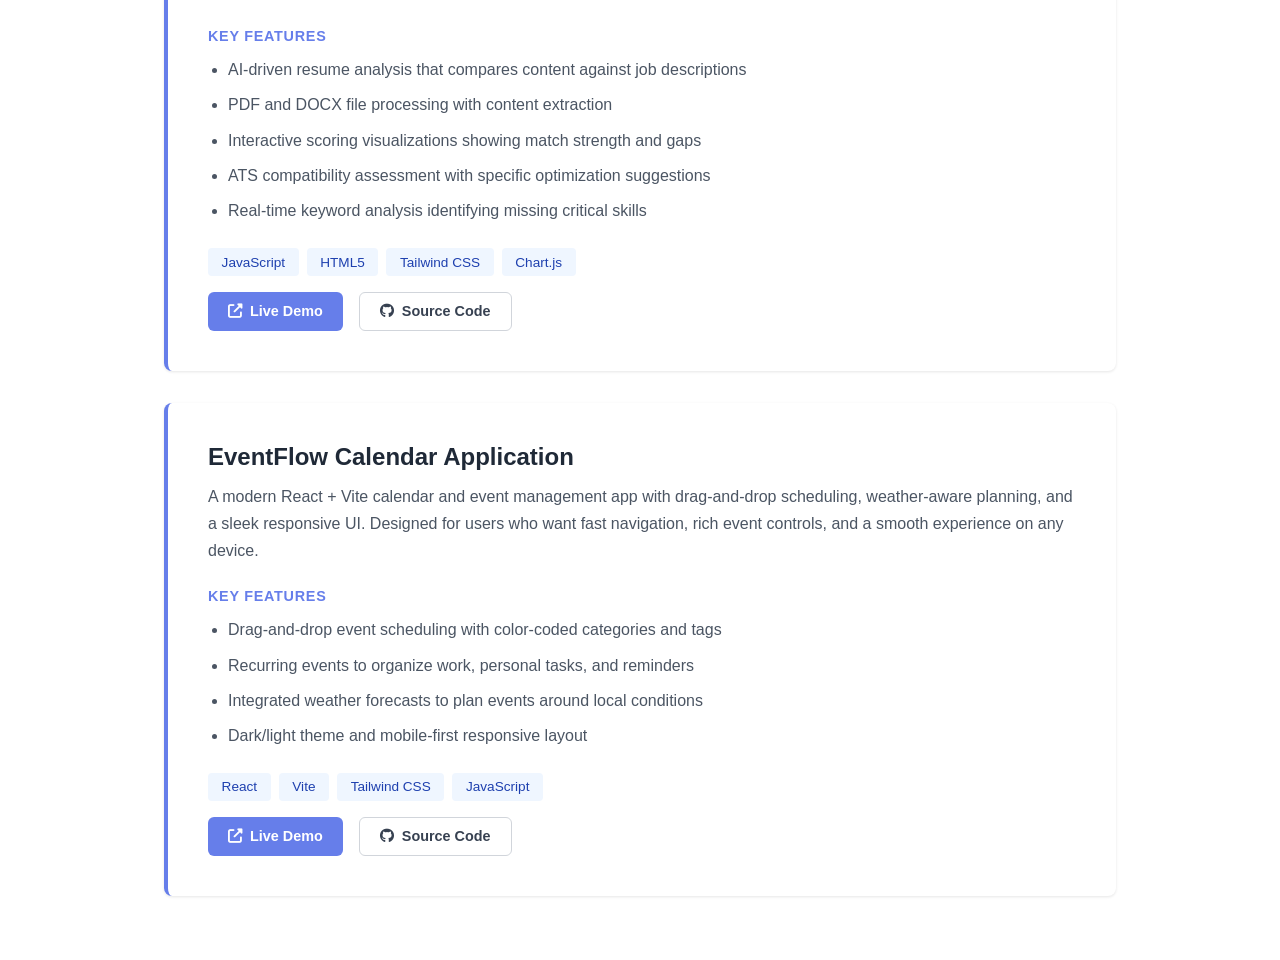
<file: projects.html>
<!DOCTYPE html>
<html lang="en">
<head>
    <meta charset="UTF-8">
    <meta name="viewport" content="width=device-width, initial-scale=1.0">
    <title>Projects - David Madison</title>
    <link rel="stylesheet" href="styles.css">
    <link rel="stylesheet" href="https://cdnjs.cloudflare.com/ajax/libs/font-awesome/6.4.0/css/all.min.css">
    <script src="https://cdnjs.cloudflare.com/ajax/libs/gsap/3.12.2/gsap.min.js"></script>
    <style>
        /* Simple, clean project styling */
        .projects-container {
            max-width: 1000px;
            margin: 0 auto;
            padding: 2rem 1.5rem;
        }
        
        .project-item {
            background: white;
            padding: 2.5rem;
            margin-bottom: 2rem;
            border-radius: 8px;
            border-left: 4px solid #667eea;
            box-shadow: 0 1px 3px rgba(0, 0, 0, 0.1);
        }
        
        /* Dark mode support */
        body.dark-mode .project-item {
            background: #2d3748;
        }
        
        body.dark-mode .project-item h3 {
            color: #f9fafb;
        }
        
        body.dark-mode .project-item p,
        body.dark-mode .project-item li {
            color: #d1d5db;
        }
        
        .project-item h3 {
            margin: 0 0 0.75rem 0;
            font-size: 1.5rem;
            color: #1f2937;
        }
        
        .project-item p {
            color: #4b5563;
            line-height: 1.7;
            margin-bottom: 1.5rem;
        }
        
        .project-item h4 {
            font-size: 1rem;
            color: #667eea;
            margin: 1.5rem 0 0.75rem 0;
            text-transform: uppercase;
            letter-spacing: 0.05em;
            font-size: 0.9rem;
        }
        
        .project-item ul {
            margin: 0 0 1.5rem 0;
            padding-left: 1.25rem;
        }
        
        .project-item li {
            color: #4b5563;
            line-height: 1.7;
            margin-bottom: 0.5rem;
        }
        
        .tags {
            display: flex;
            flex-wrap: wrap;
            gap: 0.5rem;
            margin-bottom: 1rem;
        }
        
        .tag {
            padding: 0.4rem 0.85rem;
            background: #eff6ff;
            color: #1e40af;
            border-radius: 4px;
            font-size: 0.85rem;
            font-weight: 500;
        }
        
        .project-links {
            display: flex;
            gap: 1rem;
            flex-wrap: wrap;
        }
        
        .btn {
            padding: 0.65rem 1.25rem;
            border-radius: 6px;
            font-weight: 600;
            text-decoration: none;
            transition: all 0.2s ease;
            display: inline-flex;
            align-items: center;
            gap: 0.5rem;
            font-size: 0.9rem;
        }
        
        .btn-primary {
            background: #667eea;
            color: white;
        }
        
        .btn-primary:hover {
            background: #5568d3;
        }
        
        .btn-secondary {
            background: white;
            color: #374151;
            border: 1px solid #d1d5db;
        }
        
        .btn-secondary:hover {
            border-color: #667eea;
            color: #667eea;
        }
        
        @media (max-width: 768px) {
            .project-item {
                padding: 1.5rem;
            }
            
            .projects-container {
                padding: 1rem;
            }
        }
    </style>
</head>
<body>
    <div class="page-transition"></div>
    <div class="background-pattern"></div>

    <nav class="navbar">
        <div class="nav-content">
            <a href="index.html" class="logo">David Madison</a>
            <div class="nav-links">
                <a href="index.html">Home</a>
                <a href="projects.html" class="active">Projects</a>
                <a href="skills.html">Skills</a>
                <a href="experience.html">Experience</a>
                <button id="theme-toggle" class="theme-toggle">
                    <i class="fas fa-moon"></i>
                </button>
            </div>
        </div>
    </nav>

    <main class="container">
        <h1 class="title">Featured Projects</h1>

        <div class="projects-container">
            <!-- Credit Risk Scoring -->
            <div class="project-item">
                <h3>Credit Risk Scoring ML System</h3>
                <p>A complete machine learning system that predicts loan default risk and classifies borrowers into risk tiers. I built the entire pipeline from data preprocessing through cloud deployment, achieving 87% F1 score and 92% ROC-AUC using XGBoost. The system includes transparent AI with SHAP explainability and an interactive dashboard.</p>
                
                <h4>Key Features</h4>
                <ul>
                    <li>Achieved 87% F1 Score and 92% ROC-AUC with XGBoost, providing reliable predictions for loan default risk</li>
                    <li>Deployed to Streamlit Cloud with automated CI/CD pipeline directly from GitHub</li>
                    <li>Integrated SHAP explainability to make AI decisions transparent and interpretable for regulatory compliance</li>
                    <li>Built comprehensive ETL pipeline with feature engineering that creates over 20 predictive features from raw loan data</li>
                    <li>Trained and compared three different models with hyperparameter tuning to find the best performer</li>
                    <li>Created an interactive dashboard for real-time risk assessment with visual explanations</li>
                </ul>
                
                <div class="tags">
                    <span class="tag">Python</span>
                    <span class="tag">Machine Learning</span>
                    <span class="tag">XGBoost</span>
                    <span class="tag">SHAP</span>
                    <span class="tag">Streamlit</span>
                    <span class="tag">scikit-learn</span>
                </div>
                
                <div class="project-links">
                    <a href="https://davidmadison-credit-risk.streamlit.app" target="_blank" class="btn btn-primary">
                        <i class="fas fa-external-link-alt"></i> Live Demo
                    </a>
                    <a href="https://github.com/davidmadison95/credit-risk-model" target="_blank" class="btn btn-secondary">
                        <i class="fab fa-github"></i> Source Code
                    </a>
                </div>
            </div>

            <!-- AVOXI Billing Analysis -->
            <div class="project-item">
                <h3>AVOXI Telecommunications Billing Analysis</h3>
                <p>I analyzed three months of telecommunications billing data covering $84K in revenue to find margin inefficiencies and develop pricing recommendations. Through analysis across 53 clients, 8 countries, and 5 vendors, I identified opportunities to improve gross margin from 39.6% to 46.4%, which translates to roughly $157K in potential annual profit improvement.</p>
                
                <h4>Business Impact</h4>
                <ul>
                    <li>Improved profit margins by 6.8 percentage points through vendor routing optimization and strategic pricing adjustments</li>
                    <li>Identified $157K in annual profit opportunities across the client base and geographic markets</li>
                    <li>Analyzed profitability across multiple dimensions including clients, countries, carriers, and billing methods</li>
                    <li>Created executive-ready visualizations and scenario modeling to support pricing strategy decisions</li>
                    <li>Evaluated vendor efficiency to inform future contract negotiations and routing decisions</li>
                </ul>
                
                <div class="tags">
                    <span class="tag">Python</span>
                    <span class="tag">Pandas</span>
                    <span class="tag">Data Analysis</span>
                    <span class="tag">Financial Analytics</span>
                    <span class="tag">Excel</span>
                </div>
                
                <div class="project-links">
                    <a href="https://github.com/davidmadison95/avoxi-billing-analysis" target="_blank" class="btn btn-secondary">
                        <i class="fab fa-github"></i> Source Code
                    </a>
                </div>
            </div>

            <!-- Financial Forecasting Dashboard -->
            <div class="project-item">
                <h3>Financial Performance & Forecasting Dashboard</h3>
                <p>An interactive financial analytics system that monitors business health, analyzes historical trends, and generates 12-month revenue and expense forecasts. The dashboard processes 58 months of financial data to provide strategic insights for business planning and decision-making.</p>
                
                <h4>Key Capabilities</h4>
                <ul>
                    <li>Achieved 3.6% forecasting accuracy (MAPE) on 12-month revenue and expense predictions</li>
                    <li>Real-time KPI monitoring for revenue, expenses, profit margins, and growth rates</li>
                    <li>Automated anomaly detection to flag unusual profit fluctuations that need investigation</li>
                    <li>Interactive dashboards with dynamic filtering and professional visualizations</li>
                    <li>Automated business insights generation with actionable recommendations for leadership</li>
                </ul>
                
                <div class="tags">
                    <span class="tag">Python</span>
                    <span class="tag">Streamlit</span>
                    <span class="tag">Pandas</span>
                    <span class="tag">Forecasting</span>
                    <span class="tag">Business Intelligence</span>
                </div>
                
                <div class="project-links">
                    <a href="https://github.com/davidmadison95/financial-forecasting-dashboard" target="_blank" class="btn btn-secondary">
                        <i class="fab fa-github"></i> Source Code
                    </a>
                </div>
            </div>

            <!-- Financial Fraud Detection -->
            <div class="project-item">
                <h3>Financial Fraud Detection System</h3>
                <p>A fraud detection system designed to identify suspicious financial transactions while providing transparent, explainable results for compliance and investigation teams. The system handles highly imbalanced datasets typical in real-world scenarios where fraudulent transactions represent less than 2% of total volume.</p>
                
                <h4>Key Capabilities</h4>
                <ul>
                    <li>Achieved over 95% detection accuracy for identifying fraudulent transactions in imbalanced datasets</li>
                    <li>Uses SHAP analysis to explain which factors contributed to each fraud detection</li>
                    <li>Interactive dashboard for fraud analysts to review flagged transactions and adjust risk thresholds</li>
                    <li>Real-time scoring API with sub-second response time for transaction monitoring</li>
                    <li>Production-ready deployment with Docker containerization</li>
                </ul>
                
                <div class="tags">
                    <span class="tag">Python</span>
                    <span class="tag">Fraud Analytics</span>
                    <span class="tag">Streamlit</span>
                    <span class="tag">Docker</span>
                </div>
                
                <div class="project-links">
                    <a href="https://github.com/davidmadison95/fraud-detection-xai" target="_blank" class="btn btn-secondary">
                        <i class="fab fa-github"></i> Source Code
                    </a>
                </div>
            </div>

            <!-- OpsIntel360 -->
            <div class="project-item">
                <h3>OpsIntel360 - Enterprise Business Analytics Platform</h3>
                <p>A business intelligence platform that provides actionable insights across Finance, Sales, Operations, HR, and IT departments. The system combines forecasting, anomaly detection, and automated recommendations into an interactive dashboard designed for real-world business applications.</p>
                
                <h4>Key Capabilities</h4>
                <ul>
                    <li>Multi-department analytics supporting Finance, Sales, Operations, HR, and IT metrics</li>
                    <li>Configurable forecasting with 3 to 12 month prediction horizons for strategic planning</li>
                    <li>Automated anomaly detection with contextual explanations and severity classification</li>
                    <li>Real-time KPI dashboards tracking revenue, expenses, margins, and operational metrics</li>
                    <li>Full ETL pipeline with database integration for production deployment</li>
                </ul>
                
                <div class="tags">
                    <span class="tag">Python</span>
                    <span class="tag">Business Intelligence</span>
                    <span class="tag">Streamlit</span>
                    <span class="tag">SQL</span>
                    <span class="tag">Docker</span>
                </div>
                
                <div class="project-links">
                    <a href="https://github.com/davidmadison95/OpsIntel360" target="_blank" class="btn btn-secondary">
                        <i class="fab fa-github"></i> Source Code
                    </a>
                </div>
            </div>

            <!-- SmartResumeTool -->
            <div class="project-item">
                <h3>SmartResumeTool Web Application</h3>
                <p>An AI-powered resume analysis tool that helps job seekers optimize their applications. Users upload resumes and job descriptions to receive instant feedback on keyword match, ATS compatibility, and specific recommendations for improvement.</p>
                
                <h4>Key Features</h4>
                <ul>
                    <li>AI-driven resume analysis that compares content against job descriptions</li>
                    <li>PDF and DOCX file processing with content extraction</li>
                    <li>Interactive scoring visualizations showing match strength and gaps</li>
                    <li>ATS compatibility assessment with specific optimization suggestions</li>
                    <li>Real-time keyword analysis identifying missing critical skills</li>
                </ul>
                
                <div class="tags">
                    <span class="tag">JavaScript</span>
                    <span class="tag">HTML5</span>
                    <span class="tag">Tailwind CSS</span>
                    <span class="tag">Chart.js</span>
                </div>
                
                <div class="project-links">
                    <a href="https://davidmadison95.github.io/smart-resume-tool/" target="_blank" class="btn btn-primary">
                        <i class="fas fa-external-link-alt"></i> Live Demo
                    </a>
                    <a href="https://github.com/davidmadison95/smart-resume-tool" target="_blank" class="btn btn-secondary">
                        <i class="fab fa-github"></i> Source Code
                    </a>
                </div>
            </div>

            <!-- EventFlow Calendar -->
            <div class="project-item">
                <h3>EventFlow Calendar Application</h3>
                <p>A modern React + Vite calendar and event management app with drag-and-drop scheduling, weather-aware planning, and a sleek responsive UI. Designed for users who want fast navigation, rich event controls, and a smooth experience on any device.</p>
                
                <h4>Key Features</h4>
                <ul>
                    <li>Drag-and-drop event scheduling with color-coded categories and tags</li>
                    <li>Recurring events to organize work, personal tasks, and reminders</li>
                    <li>Integrated weather forecasts to plan events around local conditions</li>
                    <li>Dark/light theme and mobile-first responsive layout</li>
                </ul>
                
                <div class="tags">
                    <span class="tag">React</span>
                    <span class="tag">Vite</span>
                    <span class="tag">Tailwind CSS</span>
                    <span class="tag">JavaScript</span>
                </div>
                
                <div class="project-links">
                    <a href="https://davidmadison95.github.io/eventflow-calendar/" target="_blank" class="btn btn-primary">
                        <i class="fas fa-external-link-alt"></i> Live Demo
                    </a>
                    <a href="https://github.com/davidmadison95/eventflow-calendar" target="_blank" class="btn btn-secondary">
                        <i class="fab fa-github"></i> Source Code
                    </a>
                </div>
            </div>
        </div>
    </main>

    <script src="script.js"></script>
</body>
</html>
</file>
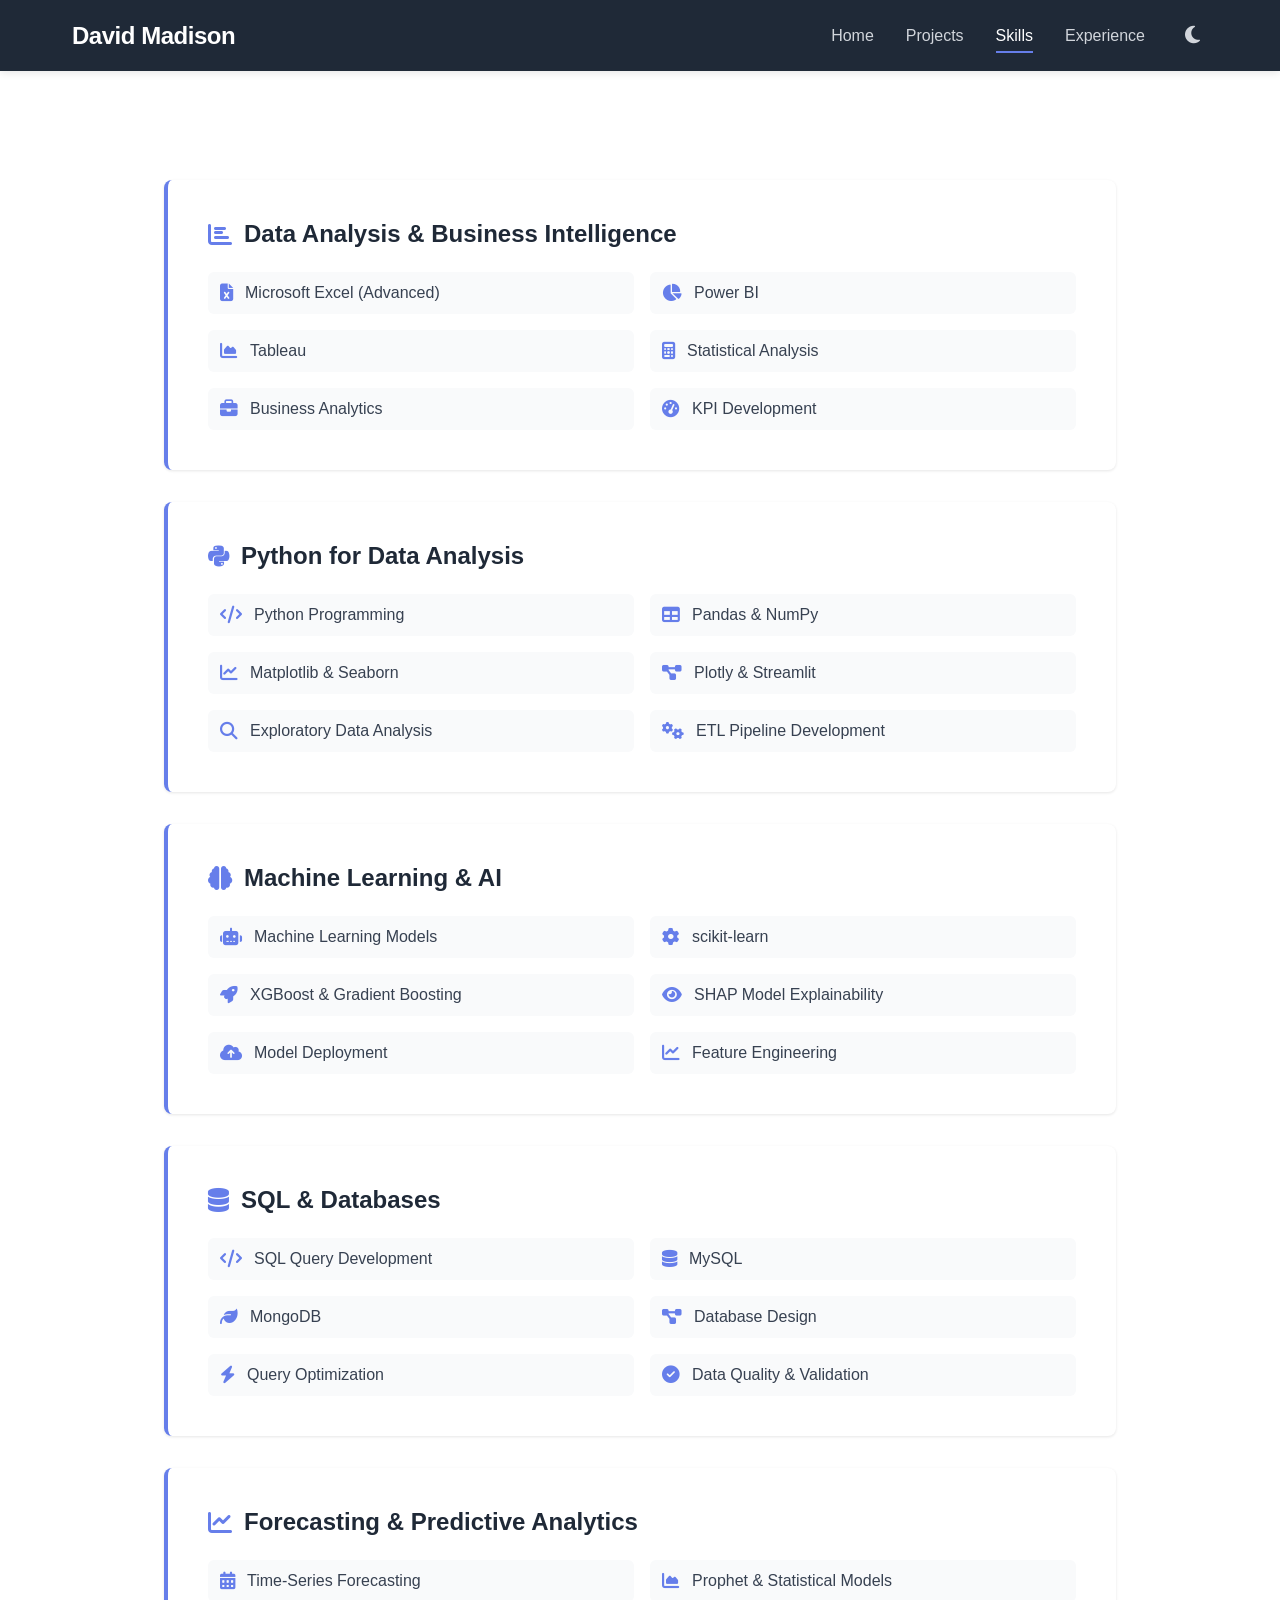
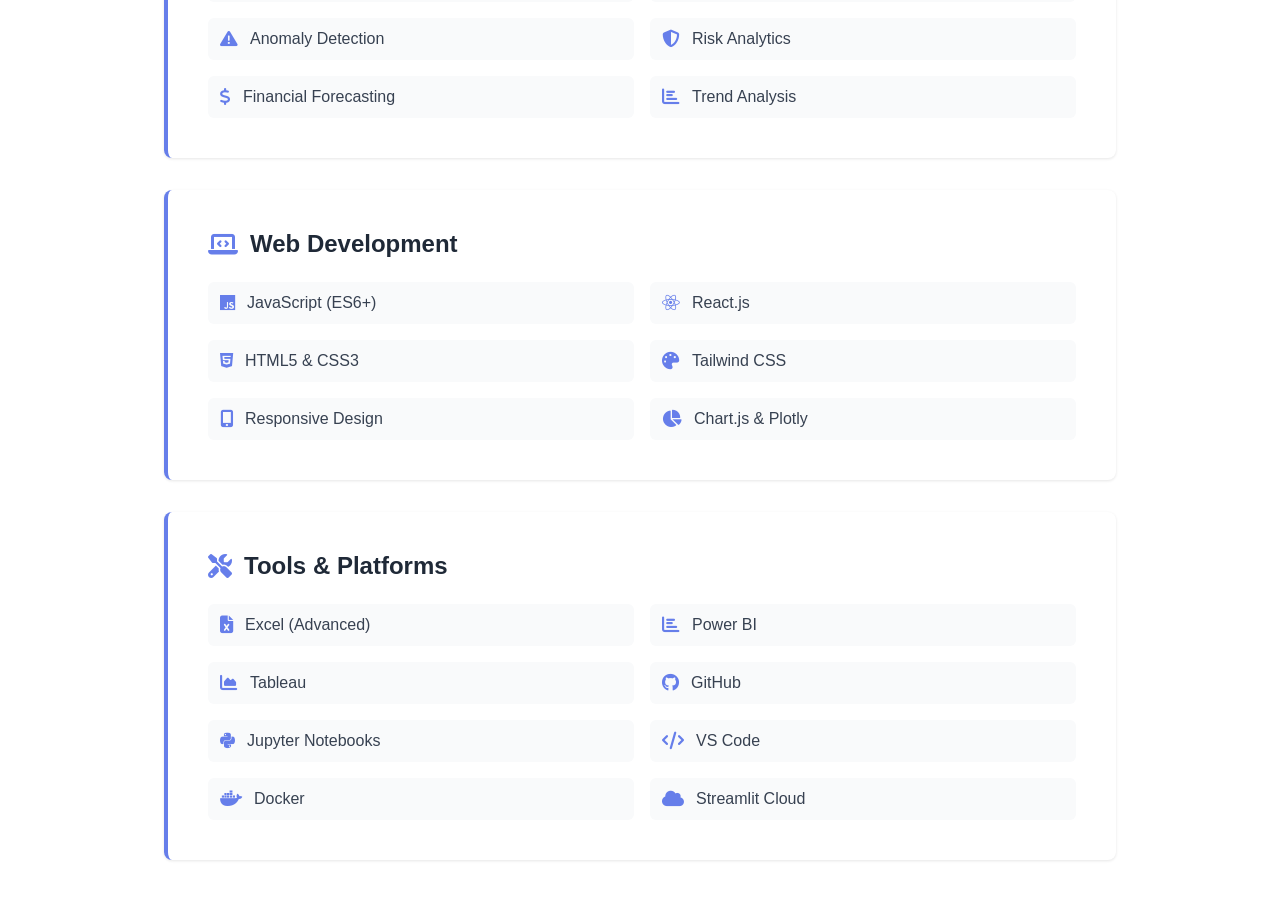
<file: skills.html>
<!DOCTYPE html>
<html lang="en">
<head>
    <meta charset="UTF-8">
    <meta name="viewport" content="width=device-width, initial-scale=1.0">
    <title>Skills - David Madison</title>
    <link rel="stylesheet" href="styles.css">
    <link rel="stylesheet" href="https://cdnjs.cloudflare.com/ajax/libs/font-awesome/6.4.0/css/all.min.css">
    <script src="https://cdnjs.cloudflare.com/ajax/libs/gsap/3.12.2/gsap.min.js"></script>
    <style>
        /* Simple, clean skills styling */
        .skills-container {
            max-width: 1000px;
            margin: 0 auto;
            padding: 2rem 1.5rem;
        }
        
        .skill-category {
            background: white;
            padding: 2.5rem;
            margin-bottom: 2rem;
            border-radius: 8px;
            border-left: 4px solid #667eea;
            box-shadow: 0 1px 3px rgba(0, 0, 0, 0.1);
        }
        
        /* Dark mode support */
        body.dark-mode .skill-category {
            background: #2d3748;
        }
        
        body.dark-mode .skill-category h3 {
            color: #f9fafb;
        }
        
        body.dark-mode .skill-item {
            background: #1a202c;
        }
        
        body.dark-mode .skill-item span {
            color: #d1d5db;
        }
        
        .skill-category h3 {
            margin: 0 0 1.5rem 0;
            font-size: 1.5rem;
            color: #1f2937;
            display: flex;
            align-items: center;
            gap: 0.75rem;
        }
        
        .skill-category h3 i {
            color: #667eea;
        }
        
        .skill-list {
            display: grid;
            grid-template-columns: repeat(2, 1fr);
            gap: 1rem;
        }
        
        .skill-item {
            display: flex;
            align-items: center;
            gap: 0.75rem;
            padding: 0.75rem;
            background: #f9fafb;
            border-radius: 6px;
        }
        
        .skill-item i {
            color: #667eea;
            font-size: 1.1rem;
        }
        
        .skill-item span {
            color: #374151;
            font-weight: 500;
        }
        
        @media (max-width: 768px) {
            .skill-list {
                grid-template-columns: 1fr;
            }
            
            .skill-category {
                padding: 1.5rem;
            }
            
            .skills-container {
                padding: 1rem;
            }
        }
    </style>
</head>
<body>
    <div class="page-transition"></div>
    <div class="background-pattern"></div>

    <nav class="navbar">
        <div class="nav-content">
            <a href="index.html" class="logo">David Madison</a>
            <div class="nav-links">
                <a href="index.html">Home</a>
                <a href="projects.html">Projects</a>
                <a href="skills.html" class="active">Skills</a>
                <a href="experience.html">Experience</a>
                <button id="theme-toggle" class="theme-toggle">
                    <i class="fas fa-moon"></i>
                </button>
            </div>
        </div>
    </nav>

    <main class="container">
        <h1 class="title">Technical Skills</h1>

        <div class="skills-container">
            <!-- Data Analysis & BI -->
            <div class="skill-category">
                <h3><i class="fas fa-chart-bar"></i> Data Analysis & Business Intelligence</h3>
                <div class="skill-list">
                    <div class="skill-item">
                        <i class="fas fa-file-excel"></i>
                        <span>Microsoft Excel (Advanced)</span>
                    </div>
                    <div class="skill-item">
                        <i class="fas fa-chart-pie"></i>
                        <span>Power BI</span>
                    </div>
                    <div class="skill-item">
                        <i class="fas fa-chart-area"></i>
                        <span>Tableau</span>
                    </div>
                    <div class="skill-item">
                        <i class="fas fa-calculator"></i>
                        <span>Statistical Analysis</span>
                    </div>
                    <div class="skill-item">
                        <i class="fas fa-briefcase"></i>
                        <span>Business Analytics</span>
                    </div>
                    <div class="skill-item">
                        <i class="fas fa-tachometer-alt"></i>
                        <span>KPI Development</span>
                    </div>
                </div>
            </div>

            <!-- Python -->
            <div class="skill-category">
                <h3><i class="fab fa-python"></i> Python for Data Analysis</h3>
                <div class="skill-list">
                    <div class="skill-item">
                        <i class="fas fa-code"></i>
                        <span>Python Programming</span>
                    </div>
                    <div class="skill-item">
                        <i class="fas fa-table"></i>
                        <span>Pandas & NumPy</span>
                    </div>
                    <div class="skill-item">
                        <i class="fas fa-chart-line"></i>
                        <span>Matplotlib & Seaborn</span>
                    </div>
                    <div class="skill-item">
                        <i class="fas fa-project-diagram"></i>
                        <span>Plotly & Streamlit</span>
                    </div>
                    <div class="skill-item">
                        <i class="fas fa-search"></i>
                        <span>Exploratory Data Analysis</span>
                    </div>
                    <div class="skill-item">
                        <i class="fas fa-cogs"></i>
                        <span>ETL Pipeline Development</span>
                    </div>
                </div>
            </div>

            <!-- Machine Learning -->
            <div class="skill-category">
                <h3><i class="fas fa-brain"></i> Machine Learning & AI</h3>
                <div class="skill-list">
                    <div class="skill-item">
                        <i class="fas fa-robot"></i>
                        <span>Machine Learning Models</span>
                    </div>
                    <div class="skill-item">
                        <i class="fas fa-cog"></i>
                        <span>scikit-learn</span>
                    </div>
                    <div class="skill-item">
                        <i class="fas fa-rocket"></i>
                        <span>XGBoost & Gradient Boosting</span>
                    </div>
                    <div class="skill-item">
                        <i class="fas fa-eye"></i>
                        <span>SHAP Model Explainability</span>
                    </div>
                    <div class="skill-item">
                        <i class="fas fa-cloud-upload-alt"></i>
                        <span>Model Deployment</span>
                    </div>
                    <div class="skill-item">
                        <i class="fas fa-chart-line"></i>
                        <span>Feature Engineering</span>
                    </div>
                </div>
            </div>

            <!-- SQL & Databases -->
            <div class="skill-category">
                <h3><i class="fas fa-database"></i> SQL & Databases</h3>
                <div class="skill-list">
                    <div class="skill-item">
                        <i class="fas fa-code"></i>
                        <span>SQL Query Development</span>
                    </div>
                    <div class="skill-item">
                        <i class="fas fa-database"></i>
                        <span>MySQL</span>
                    </div>
                    <div class="skill-item">
                        <i class="fas fa-leaf"></i>
                        <span>MongoDB</span>
                    </div>
                    <div class="skill-item">
                        <i class="fas fa-project-diagram"></i>
                        <span>Database Design</span>
                    </div>
                    <div class="skill-item">
                        <i class="fas fa-bolt"></i>
                        <span>Query Optimization</span>
                    </div>
                    <div class="skill-item">
                        <i class="fas fa-check-circle"></i>
                        <span>Data Quality & Validation</span>
                    </div>
                </div>
            </div>

            <!-- Forecasting -->
            <div class="skill-category">
                <h3><i class="fas fa-chart-line"></i> Forecasting & Predictive Analytics</h3>
                <div class="skill-list">
                    <div class="skill-item">
                        <i class="fas fa-calendar-alt"></i>
                        <span>Time-Series Forecasting</span>
                    </div>
                    <div class="skill-item">
                        <i class="fas fa-chart-area"></i>
                        <span>Prophet & Statistical Models</span>
                    </div>
                    <div class="skill-item">
                        <i class="fas fa-exclamation-triangle"></i>
                        <span>Anomaly Detection</span>
                    </div>
                    <div class="skill-item">
                        <i class="fas fa-shield-alt"></i>
                        <span>Risk Analytics</span>
                    </div>
                    <div class="skill-item">
                        <i class="fas fa-dollar-sign"></i>
                        <span>Financial Forecasting</span>
                    </div>
                    <div class="skill-item">
                        <i class="fas fa-chart-bar"></i>
                        <span>Trend Analysis</span>
                    </div>
                </div>
            </div>

            <!-- Web Development -->
            <div class="skill-category">
                <h3><i class="fas fa-laptop-code"></i> Web Development</h3>
                <div class="skill-list">
                    <div class="skill-item">
                        <i class="fab fa-js"></i>
                        <span>JavaScript (ES6+)</span>
                    </div>
                    <div class="skill-item">
                        <i class="fab fa-react"></i>
                        <span>React.js</span>
                    </div>
                    <div class="skill-item">
                        <i class="fab fa-html5"></i>
                        <span>HTML5 & CSS3</span>
                    </div>
                    <div class="skill-item">
                        <i class="fas fa-palette"></i>
                        <span>Tailwind CSS</span>
                    </div>
                    <div class="skill-item">
                        <i class="fas fa-mobile-alt"></i>
                        <span>Responsive Design</span>
                    </div>
                    <div class="skill-item">
                        <i class="fas fa-chart-pie"></i>
                        <span>Chart.js & Plotly</span>
                    </div>
                </div>
            </div>

            <!-- Tools & Platforms -->
            <div class="skill-category">
                <h3><i class="fas fa-tools"></i> Tools & Platforms</h3>
                <div class="skill-list">
                    <div class="skill-item">
                        <i class="fas fa-file-excel"></i>
                        <span>Excel (Advanced)</span>
                    </div>
                    <div class="skill-item">
                        <i class="fas fa-chart-bar"></i>
                        <span>Power BI</span>
                    </div>
                    <div class="skill-item">
                        <i class="fas fa-chart-area"></i>
                        <span>Tableau</span>
                    </div>
                    <div class="skill-item">
                        <i class="fab fa-github"></i>
                        <span>GitHub</span>
                    </div>
                    <div class="skill-item">
                        <i class="fab fa-python"></i>
                        <span>Jupyter Notebooks</span>
                    </div>
                    <div class="skill-item">
                        <i class="fas fa-code"></i>
                        <span>VS Code</span>
                    </div>
                    <div class="skill-item">
                        <i class="fab fa-docker"></i>
                        <span>Docker</span>
                    </div>
                    <div class="skill-item">
                        <i class="fas fa-cloud"></i>
                        <span>Streamlit Cloud</span>
                    </div>
                </div>
            </div>
        </div>
    </main>

    <script src="script.js"></script>
</body>
</html>
</file>
<file: styles.css>
/* Base Styles */
* {
    margin: 0;
    padding: 0;
    box-sizing: border-box;
}

body {
    font-family: -apple-system, BlinkMacSystemFont, 'Segoe UI', Roboto, 'Helvetica Neue', Arial, sans-serif;
    background: white;
    color: #1f2937;
    transition: background-color 0.3s ease, color 0.3s ease;
}

body.dark-mode {
    background: #1a202c;
    color: #f9fafb;
}

/* Navbar */
.navbar {
    background: #1f2937;
    padding: 1rem 0;
    position: sticky;
    top: 0;
    z-index: 1000;
    box-shadow: 0 2px 8px rgba(0, 0, 0, 0.1);
}

.nav-content {
    max-width: 1200px;
    margin: 0 auto;
    padding: 0 2rem;
    display: flex;
    justify-content: space-between;
    align-items: center;
}

.logo {
    color: white;
    font-size: 1.5rem;
    font-weight: 700;
    text-decoration: none;
    letter-spacing: -0.02em;
}

.nav-links {
    display: flex;
    gap: 2rem;
    align-items: center;
}

.nav-links a {
    color: #d1d5db;
    text-decoration: none;
    font-weight: 500;
    transition: color 0.2s;
    position: relative;
}

.nav-links a:hover {
    color: white;
}

.nav-links a.active {
    color: white;
}

.nav-links a.active::after {
    content: '';
    position: absolute;
    bottom: -8px;
    left: 0;
    width: 100%;
    height: 2px;
    background: #667eea;
}

.theme-toggle {
    background: transparent;
    border: none;
    color: #d1d5db;
    font-size: 1.25rem;
    cursor: pointer;
    padding: 0.5rem;
    transition: color 0.2s;
}

.theme-toggle:hover {
    color: white;
}

/* Page Transition */
.page-transition {
    position: fixed;
    top: 0;
    left: 0;
    width: 100%;
    height: 100%;
    background: #667eea;
    z-index: 9999;
    pointer-events: none;
    opacity: 0;
    transition: opacity 0.3s;
}

/* Main Content */
main {
    min-height: calc(100vh - 70px);
}

/* Page Titles */
h1 {
    font-size: 2.5rem;
    font-weight: 800;
    color: white;
    margin-bottom: 2rem;
}

/* Mobile Styles */
@media (max-width: 768px) {
    .nav-content {
        padding: 0 1rem;
    }
    
    .nav-links {
        gap: 1rem;
        font-size: 0.9rem;
    }
    
    .logo {
        font-size: 1.25rem;
    }
    
    h1 {
        font-size: 2rem;
    }
}
</file>
